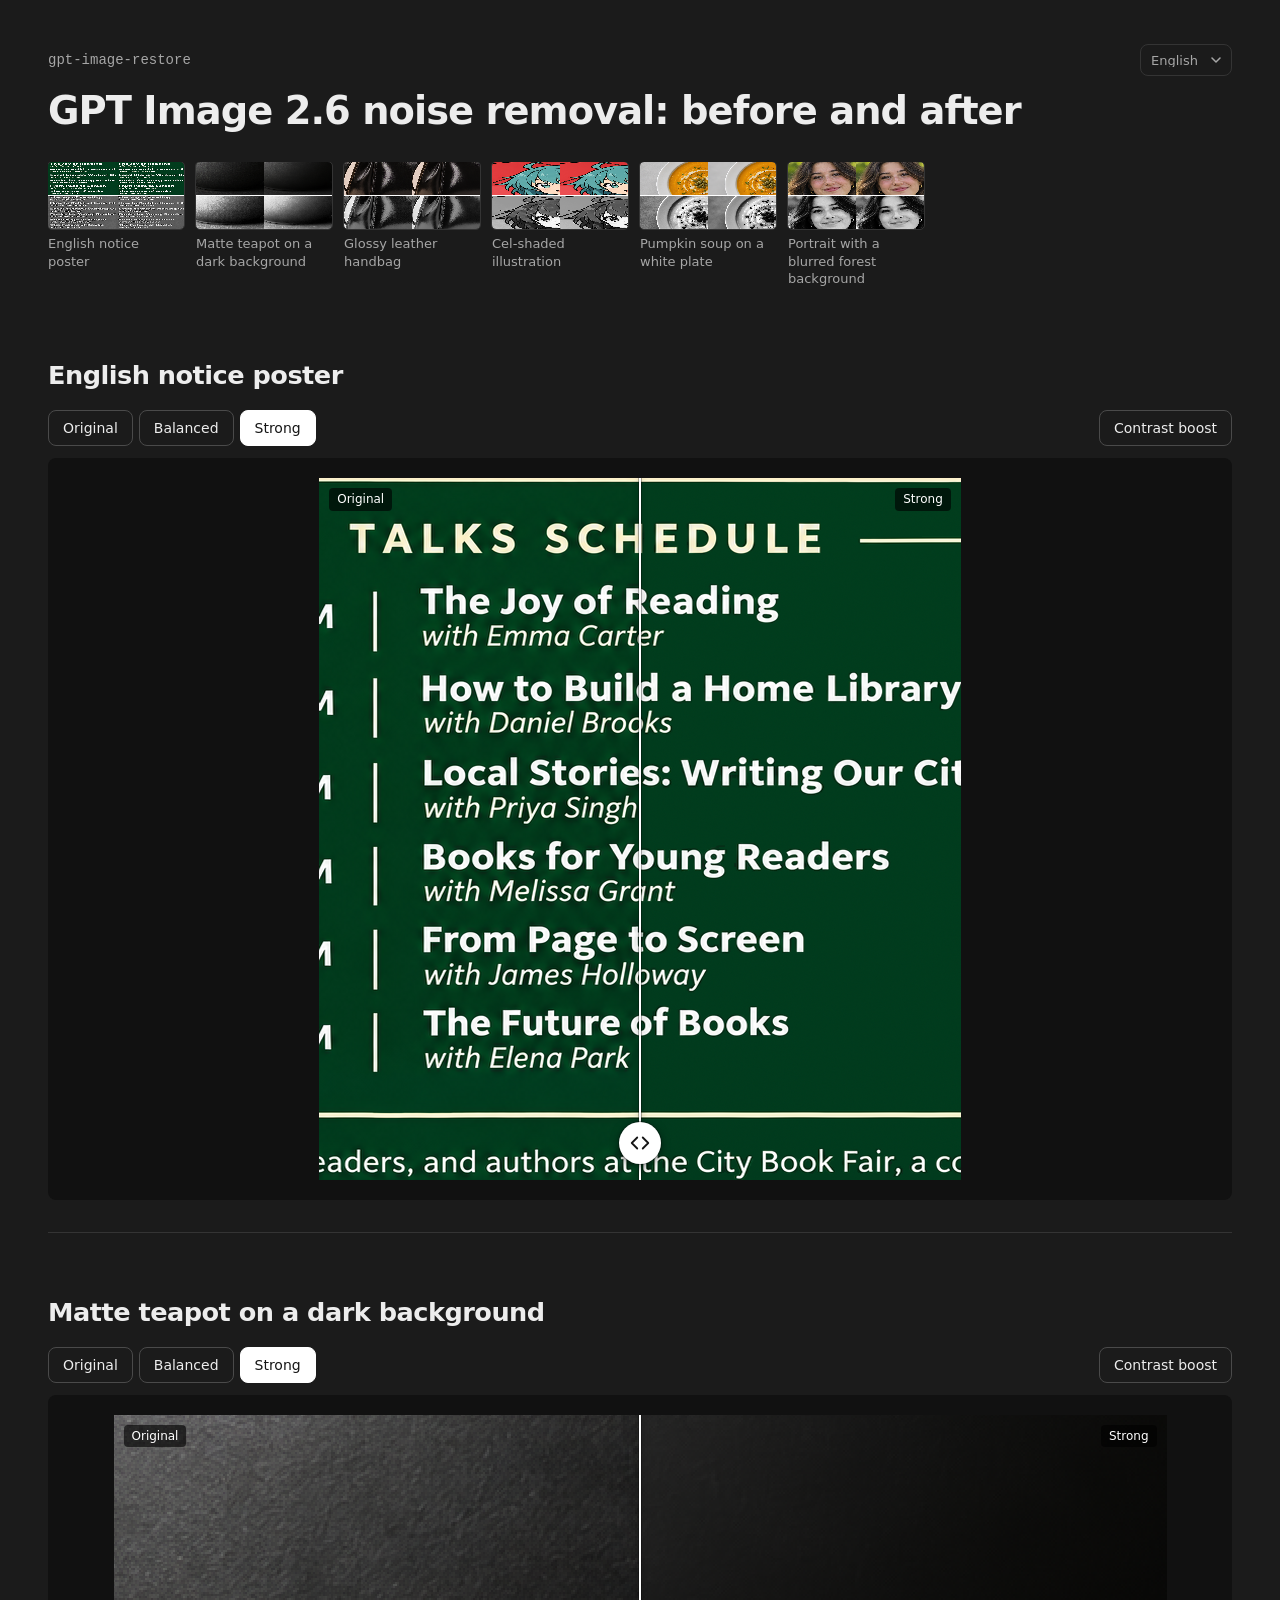
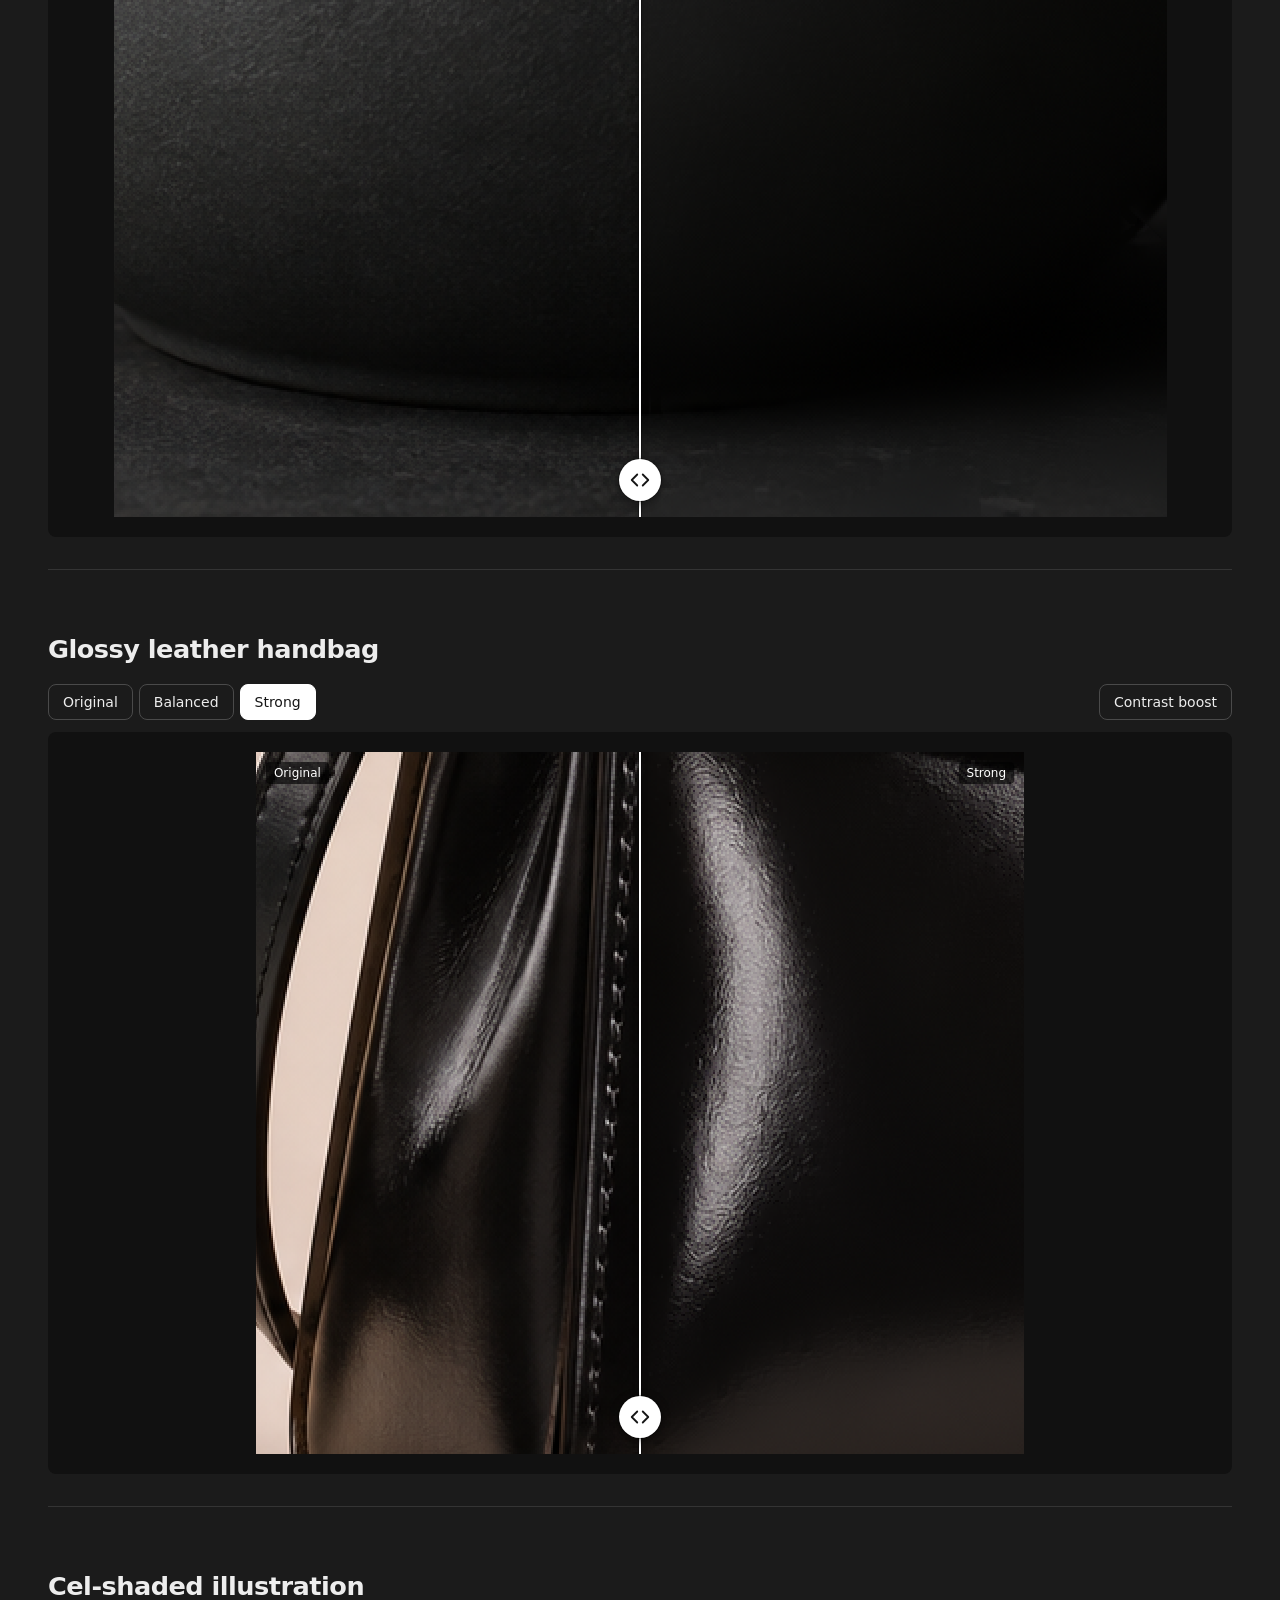
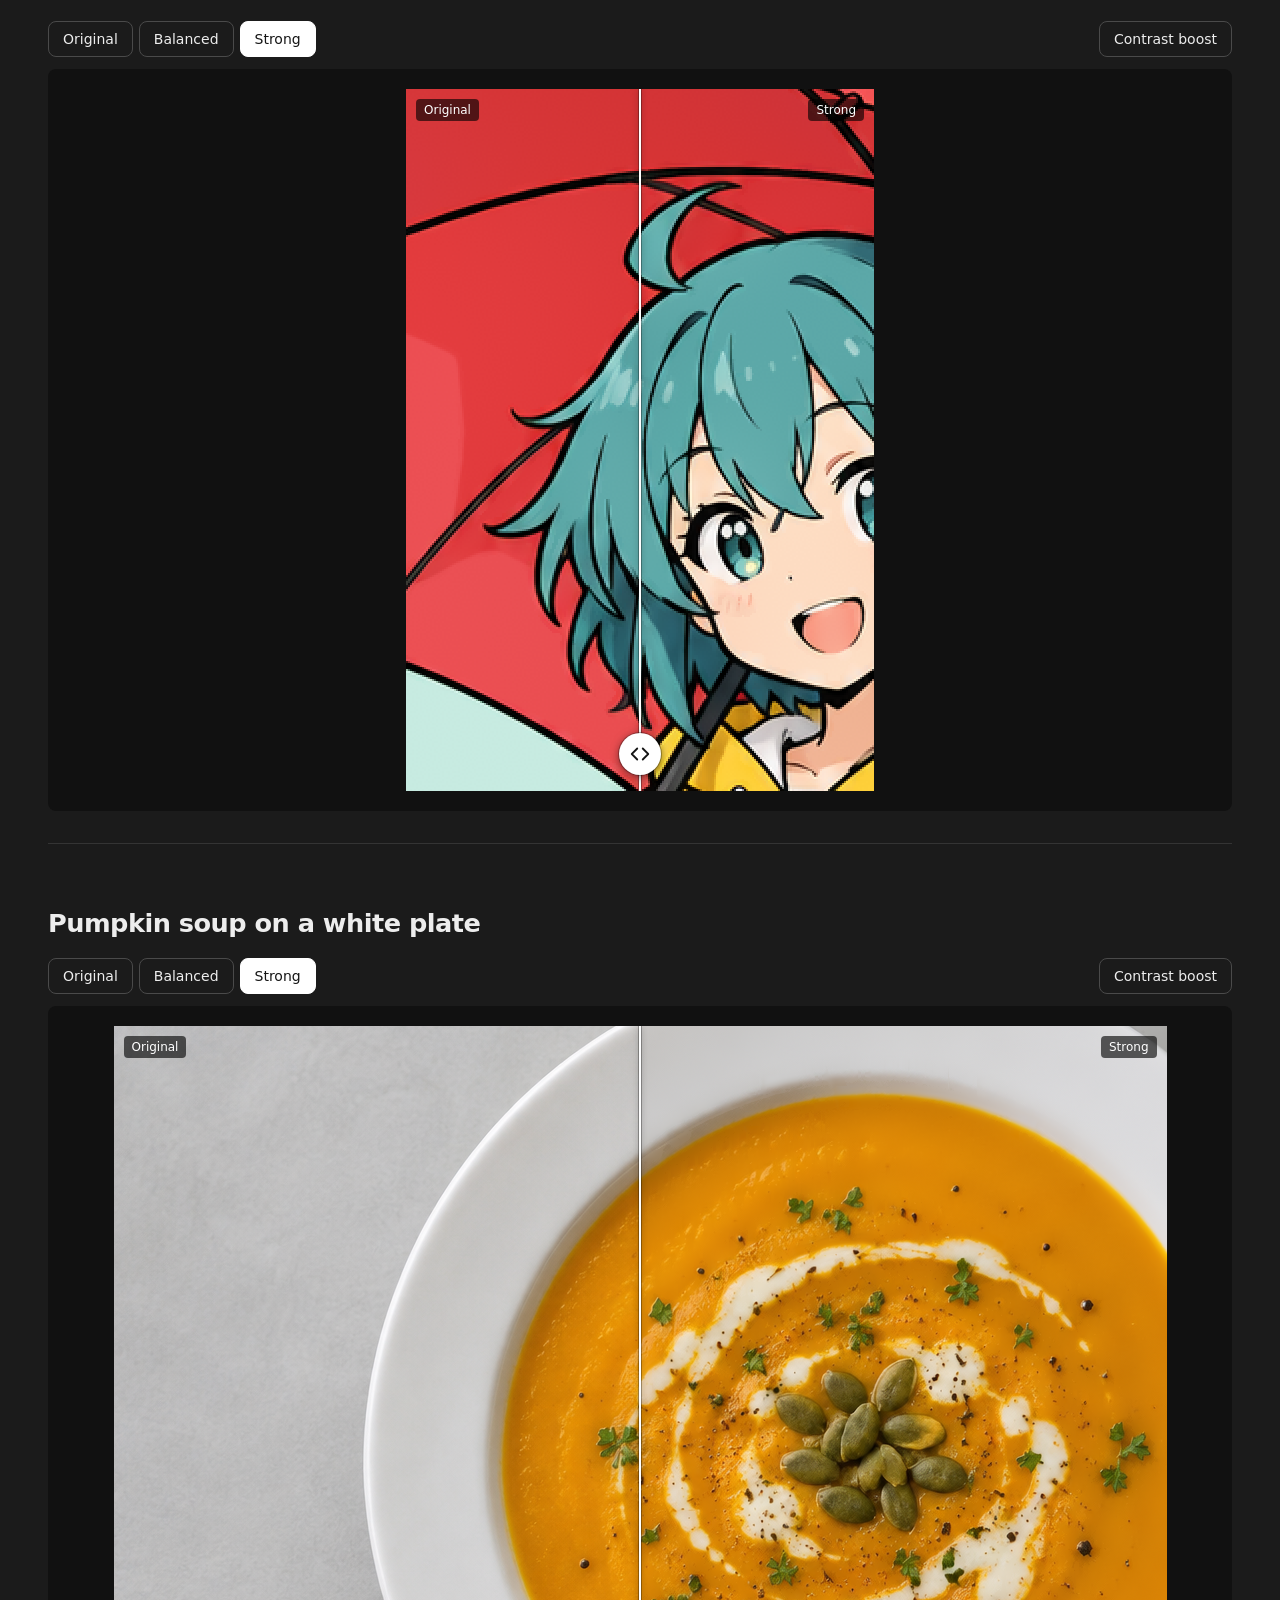
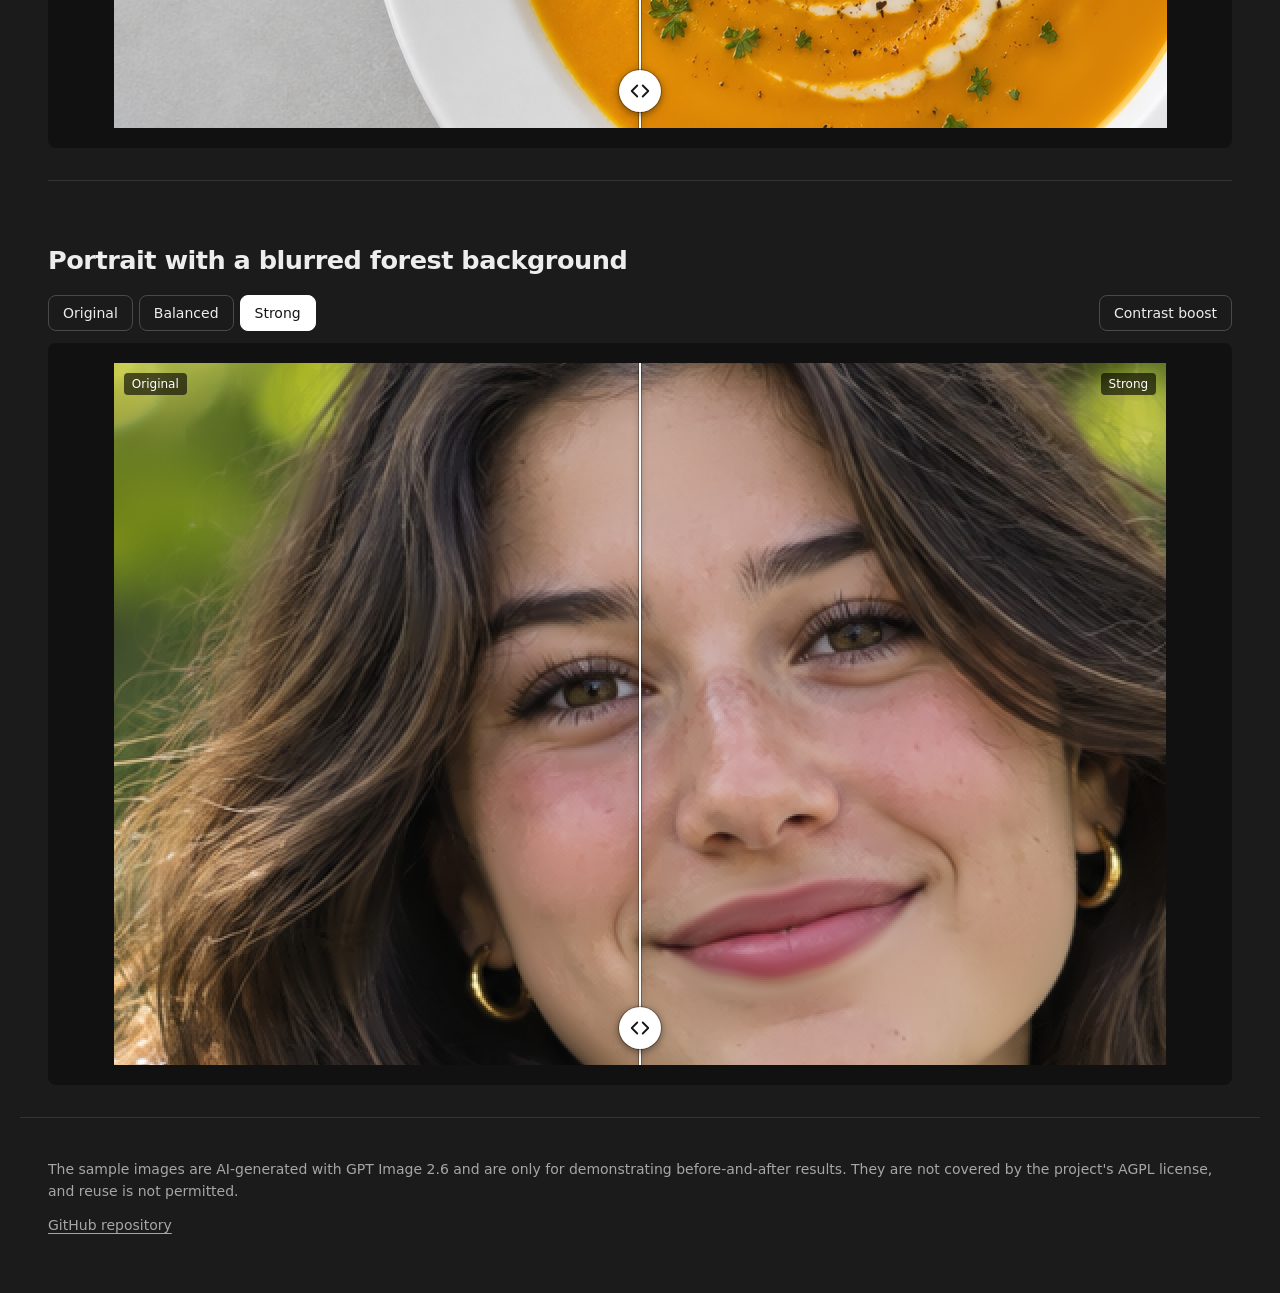
<file: docs/index.html>
<!doctype html>
<!--
THESIS: 갤러리가 아닌 확대경 작업대. 전체 이미지에서 보고 싶은 곳을 직접 확대해 8비트 몇 단계 차이의 노이즈를 픽셀 단위로 확인함. 흔한 히어로와 카드 격자는 쓰지 않음.
OWN-WORLD: 색 판단을 흐리지 않는 무채색 흑연 배경, 유일한 강조색은 흰색(슬라이더, 선택 상태), 시스템 한글 산세리프, 고정폭은 표기용으로만 사용.
STORY: 방문자는 항목마다 원본과 복원을 같은 자리에서 밀어 보고, 휠이나 두 손가락으로 확대해 해칭, 격자, 반점이 사라진 것을 직접 확인함.
FIRST VIEWPORT: 상단에 제목 한 줄과 항목 색인(미리보기 띠), 그 아래 첫 항목의 비교 화면이 화면 대부분을 차지함.
FORM: 이미지 비교 뷰어. 전체 이미지를 확대, 이동하며 비교하고, 확대 화면은 화면 픽셀 정수 배율과 픽셀 그대로 렌더링.
-->
<html lang="en">
<head>
  <meta charset="utf-8">
  <meta name="viewport" content="width=device-width, initial-scale=1">
  <title>gpt-image-restore: before and after</title>
  <meta name="description" content="Before-and-after comparisons of GPT Image 2.6 noise removal" data-i18n-content="page.description">
  <meta name="color-scheme" content="dark">
  <link rel="icon" href="data:,">
  <link rel="stylesheet" href="site.css">
  <script src="i18n.js" defer></script>
  <script src="site.js" defer></script>
</head>
<body>
  <header class="masthead">
    <div class="masthead-bar">
      <a class="wordmark" href="https://github.com/hehee9/gpt-image-restore">gpt-image-restore</a>
      <select class="locale" id="locale" aria-label="Language" data-i18n-label="locale.label"></select>
    </div>
    <h1 data-i18n="page.heading">GPT Image 2.6 noise removal: before and after</h1>
    <nav class="index" aria-label="Comparisons" data-i18n-label="nav.index" hidden>
      <ol id="index-list"></ol>
    </nav>
  </header>

  <main id="items"></main>
  <p class="status" id="status" role="status" hidden></p>

  <footer class="colophon">
    <p data-i18n="footer.notice">The sample images are AI-generated with GPT Image 2.6 and are only for demonstrating before-and-after results. They are not covered by the project's AGPL license, and reuse is not permitted.</p>
    <a href="https://github.com/hehee9/gpt-image-restore" data-i18n="footer.repo">GitHub repository</a>
  </footer>

  <template id="item-template">
    <section class="item">
      <header class="item-head">
        <h2><a class="item-link"></a></h2>
      </header>
      <div class="toolbar">
        <div class="versions" role="group" data-i18n-label="toolbar.versions"></div>
        <div class="tools">
          <button type="button" class="tool boost" aria-pressed="false" data-i18n="tool.boost"></button>
        </div>
      </div>
      <div class="stage-wrap">
        <div class="stage">
          <div class="plane">
            <img class="layer after" alt="" loading="lazy" decoding="async" draggable="false">
            <canvas class="layer boost-layer after" aria-hidden="true"></canvas>
          </div>
          <div class="clip">
            <div class="plane">
              <img class="layer before" alt="" loading="lazy" decoding="async" draggable="false">
              <canvas class="layer boost-layer before" aria-hidden="true"></canvas>
            </div>
          </div>
          <span class="tag tag-before" data-i18n="version.original"></span>
          <span class="tag tag-after"></span>
          <div class="divider" role="slider" tabindex="0" aria-valuemin="0" aria-valuemax="100" aria-valuenow="50">
            <span class="knob" aria-hidden="true">
              <svg viewBox="0 0 24 24" width="22" height="22"><path d="M9 6 3 12l6 6M15 6l6 6-6 6" fill="none" stroke="currentColor" stroke-width="2" stroke-linecap="round" stroke-linejoin="round"/></svg>
            </span>
          </div>
        </div>
      </div>
    </section>
  </template>
</body>
</html>
</file>
<file: docs/site.css>
/**
 * @file docs/site.css
 * @description 전후 비교 쇼케이스 스타일
 */

:root {
  --bg: #1b1b1b;
  --well: #111111;
  --line: #343434;
  --line-strong: #4a4a4a;
  --text: #ededed;
  --muted: #a6a6a6;
  --white: #ffffff;
  --ink: #161616;
  --radius: 8px;
  --gap: clamp(16px, 2.5vw, 28px);
  --sans: "Pretendard", "Apple SD Gothic Neo", "Malgun Gothic", "Noto Sans KR", system-ui, sans-serif;
  --mono: ui-monospace, "Cascadia Mono", "SF Mono", Consolas, monospace;
  --ease-out: cubic-bezier(0.16, 1, 0.3, 1);
}

/* 일본어, 중국어는 해당 언어 글꼴을 우선 사용 */
:root:lang(ja) {
  --sans: "Hiragino Sans", "Hiragino Kaku Gothic ProN", "Yu Gothic UI", "Meiryo", "Noto Sans JP", system-ui, sans-serif;
}
:root:lang(zh-CN) {
  --sans: "PingFang SC", "Microsoft YaHei", "Noto Sans SC", "Source Han Sans SC", system-ui, sans-serif;
}

* { box-sizing: border-box; }

html { scroll-behavior: smooth; }
@media (prefers-reduced-motion: reduce) { html { scroll-behavior: auto; } }

body {
  margin: 0;
  background: var(--bg);
  color: var(--text);
  font: 400 1rem/1.6 var(--sans);
  word-break: keep-all;
  overflow-wrap: anywhere;
  -webkit-font-smoothing: antialiased;
}

/* 띄어쓰기가 없는 일본어, 중국어는 글자 단위 줄바꿈, 일본어는 지원 브라우저에서 구절 단위 */
:root:lang(ja) body, :root:lang(zh-CN) body { word-break: normal; }
:root:lang(ja) body { word-break: auto-phrase; }

a { color: inherit; }

:focus-visible { outline: 2px solid var(--white); outline-offset: 3px; }

/* =================================== 머리말 =================================== */

.masthead {
  max-width: 1240px;
  margin: 0 auto;
  padding: clamp(24px, 4vw, 44px) var(--gap) 0;
}

.masthead-bar {
  display: flex;
  align-items: center;
  justify-content: space-between;
  gap: 12px;
}

.wordmark {
  font: 500 0.875rem/1 var(--mono);
  color: var(--muted);
  text-decoration: none;
}
.wordmark:hover { color: var(--text); }

.locale {
  appearance: none;
  min-height: 32px;
  padding: 0 28px 0 10px;
  border: 1px solid var(--line);
  border-radius: var(--radius);
  background: transparent url("data:image/svg+xml,%3Csvg xmlns='http://www.w3.org/2000/svg' viewBox='0 0 10 6'%3E%3Cpath d='M1 1l4 4 4-4' fill='none' stroke='%23a6a6a6' stroke-width='1.5' stroke-linecap='round' stroke-linejoin='round'/%3E%3C/svg%3E") no-repeat right 10px center / 10px 6px;
  color: var(--muted);
  font: 500 0.8125rem/1 var(--sans);
  cursor: pointer;
  transition: color 140ms var(--ease-out), border-color 140ms var(--ease-out);
}
.locale:hover { color: var(--text); border-color: var(--line-strong); }
.locale option { background: var(--bg); color: var(--text); }

h1 {
  margin: 12px 0 8px;
  font-size: clamp(1.6rem, 1.1rem + 2vw, 2.4rem);
  line-height: 1.2;
  letter-spacing: -0.025em;
  font-weight: 700;
  text-wrap: balance;
}

.index { margin-top: clamp(20px, 3vw, 28px); }
.index ol {
  display: flex;
  gap: 12px;
  margin: 0;
  padding: 0 0 8px;
  list-style: none;
  overflow-x: auto;
  scrollbar-width: thin;
}
.index a {
  display: grid;
  gap: 6px;
  width: 136px;
  text-decoration: none;
  color: var(--muted);
  font-size: 0.8125rem;
  line-height: 1.35;
}
.index img {
  display: block;
  width: 136px;
  height: 67px;
  border-radius: 4px;
  image-rendering: pixelated;
  outline: 1px solid var(--line);
  transition: outline-color 160ms var(--ease-out);
}
.index a:hover { color: var(--text); }
.index a:hover img { outline-color: var(--white); }

/* =================================== 항목 =================================== */

#items {
  max-width: 1240px;
  margin: 0 auto;
  padding: 0 var(--gap);
}

.item {
  padding: clamp(32px, 5vw, 64px) 0 clamp(24px, 3vw, 32px);
  border-top: 1px solid var(--line);
  scroll-margin-top: 12px;
}
.item:first-child { border-top: 0; }

.item-head { margin-bottom: 18px; }

h2 {
  margin: 0;
  font-size: clamp(1.25rem, 1rem + 1vw, 1.6rem);
  line-height: 1.25;
  letter-spacing: -0.02em;
}
.item-link { text-decoration: none; }
.item-link:hover { text-decoration: underline; text-underline-offset: 4px; text-decoration-thickness: 1px; }

.toolbar {
  display: flex;
  flex-wrap: wrap;
  justify-content: space-between;
  gap: 10px;
  margin-bottom: 12px;
}
.versions, .tools { display: flex; flex-wrap: wrap; gap: 6px; }

.view, .tool {
  min-height: 36px;
  padding: 0 14px;
  border: 1px solid var(--line-strong);
  border-radius: var(--radius);
  background: transparent;
  color: var(--text);
  font: 500 0.875rem/1 var(--sans);
  cursor: pointer;
  transition: background-color 140ms var(--ease-out), color 140ms var(--ease-out), border-color 140ms var(--ease-out);
}
.view:hover, .tool:hover { border-color: var(--muted); }
.view[aria-pressed="true"], .tool[aria-pressed="true"] {
  background: var(--white);
  border-color: var(--white);
  color: var(--ink);
}
.stage-wrap {
  display: flex;
  justify-content: center;
  align-items: center;
  min-height: 240px;
  padding: clamp(10px, 2vw, 20px);
  background: var(--well);
  border-radius: var(--radius);
  overflow: hidden;
}

/* =================================== 비교 화면 =================================== */

/* 두 면(.plane)은 같은 크기와 위치를 공유하고, 왼쪽 면만 화면 좌표 기준으로 잘라 보여 줌 */
.stage {
  --pos: 50%;
  position: relative;
  flex: none;
  overflow: hidden;
  touch-action: pan-y;
  user-select: none;
  -webkit-user-select: none;
  -webkit-touch-callout: none;
}
.stage.zoomed { touch-action: none; cursor: grab; }
.stage.panning { cursor: grabbing; }

.plane {
  position: absolute;
  top: 0;
  left: 0;
}
.clip {
  position: absolute;
  inset: 0;
  clip-path: inset(0 calc(100% - var(--pos)) 0 0);
}
.layer {
  position: absolute;
  inset: 0;
  display: block;
  width: 100%;
  height: 100%;
  pointer-events: none;
}
.stage.pixel .layer { image-rendering: pixelated; }
.boost-layer { display: none; }
.stage.boosted .boost-layer { display: block; }
.stage.boosted img.layer { visibility: hidden; }

.tag {
  position: absolute;
  top: 10px;
  padding: 3px 8px;
  border-radius: 4px;
  background: rgb(0 0 0 / 0.62);
  color: var(--white);
  font-size: 0.75rem;
  line-height: 1.4;
  pointer-events: none;
}
.tag-before { left: 10px; }
.tag-after { right: 10px; }
.divider {
  position: absolute;
  top: 0;
  bottom: 0;
  left: var(--pos);
  width: 44px;
  margin-left: -22px;
  cursor: ew-resize;
  outline: none;
}
.divider::before {
  content: "";
  position: absolute;
  top: 0;
  bottom: 0;
  left: 21px;
  width: 2px;
  background: var(--white);
  box-shadow: 0 0 0 1px rgb(0 0 0 / 0.3), 0 0 6px rgb(0 0 0 / 0.35);
}
.knob {
  position: absolute;
  bottom: 16px;
  left: 50%;
  display: grid;
  place-items: center;
  width: 42px;
  height: 42px;
  border-radius: 50%;
  background: var(--white);
  color: var(--ink);
  box-shadow: 0 0 0 1px rgb(0 0 0 / 0.28), 0 2px 8px rgb(0 0 0 / 0.5);
  transform: translateX(-50%);
  transition: transform 180ms var(--ease-out);
}
.stage.dragging .knob { transform: translateX(-50%) scale(0.9); }
.divider:focus-visible .knob { box-shadow: 0 0 0 3px var(--ink), 0 0 0 5px var(--white), 0 2px 8px rgb(0 0 0 / 0.5); }
/* =================================== 상태와 꼬리말 =================================== */

.status {
  max-width: 1240px;
  margin: 0 auto;
  padding: 72px var(--gap);
  color: var(--muted);
  font-size: 1.05rem;
}

.colophon {
  max-width: 1240px;
  margin: 0 auto;
  padding: 40px var(--gap) 56px;
  border-top: 1px solid var(--line);
  color: var(--muted);
  font-size: 0.875rem;
}
.colophon a { text-underline-offset: 3px; }
.colophon p { margin: 0 0 12px; }

@media (max-width: 480px) {
  .stage-wrap { padding: 8px; min-height: 200px; }
  .view, .tool { padding: 0 11px; }
  .knob { bottom: 10px; }
}
</file>
